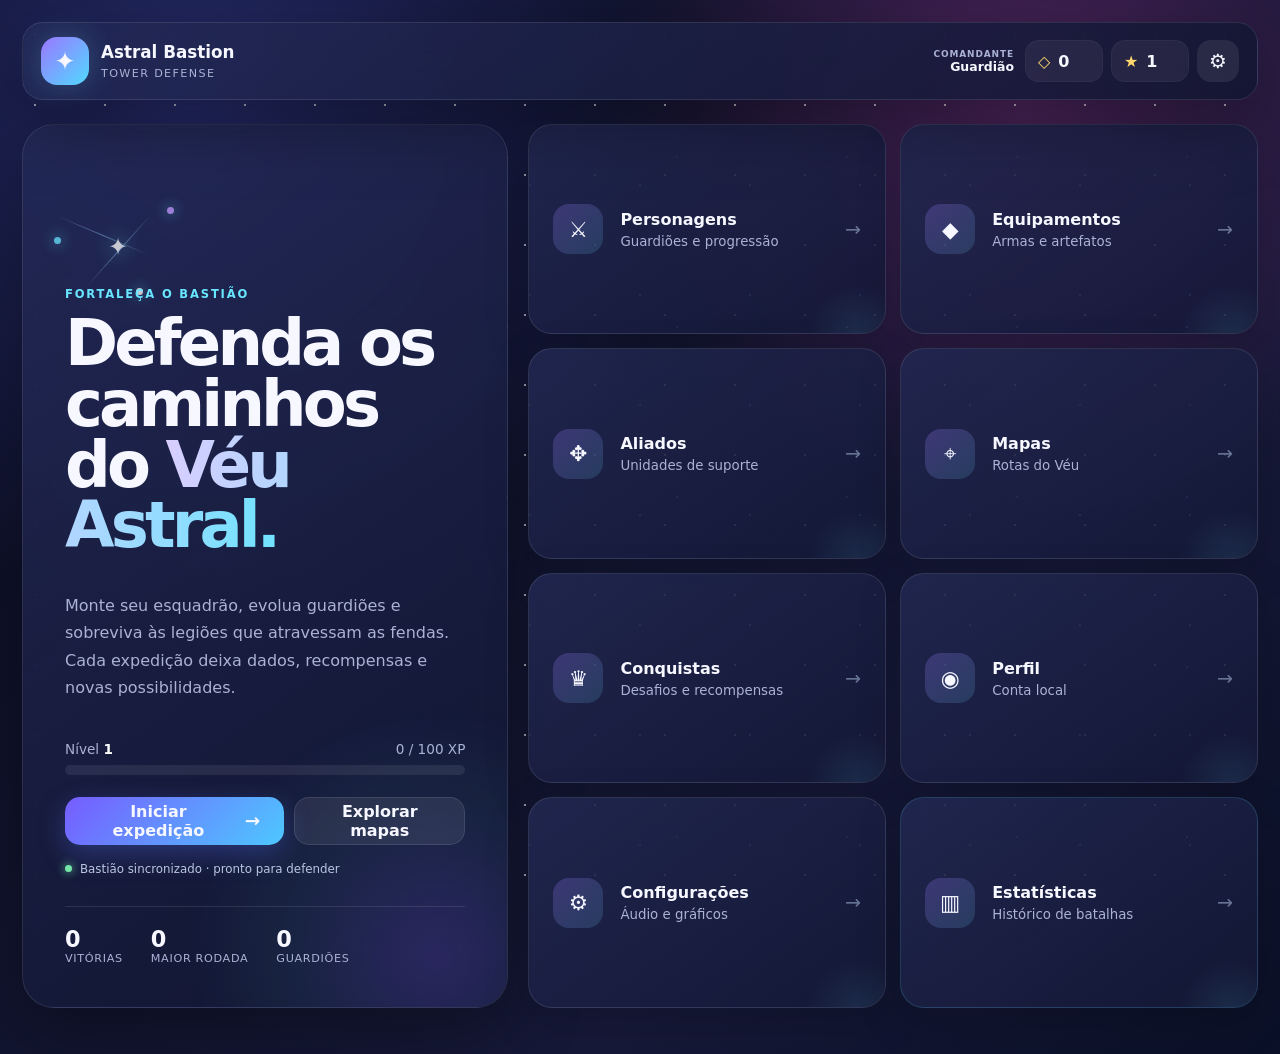
<file: index.html>
<!DOCTYPE html>
<html lang="pt-BR">
<head>
  <meta charset="UTF-8">
  <meta name="viewport" content="width=device-width, initial-scale=1.0, viewport-fit=cover">
  <meta name="theme-color" content="#13162f">
  <title>Astral Bastion TD</title>
  <link rel="stylesheet" href="./css/global.css">
  <link rel="stylesheet" href="./css/menu.css">
  <link rel="stylesheet" href="./css/fixes.css">
  <link rel="stylesheet" href="./css/animations.css">
  <link rel="stylesheet" href="./css/responsive.css">
</head>
<body class="menu-body">
  <div class="stars" aria-hidden="true"></div>
  <header class="topbar glass">
    <div class="brand">
      <div class="brand-mark">✦</div>
      <div>
        <h1>Astral Bastion</h1>
        <span>Tower Defense</span>
      </div>
    </div>
    <div class="profile-strip">
      <div class="profile-identity"><span>COMANDANTE</span><b id="profileNameTop">Guardião</b></div>
      <div class="resource" title="Moedas"><span>◇</span><strong id="coinsValue">0</strong></div>
      <div class="resource" title="Nível de conta"><span>★</span><strong id="levelValue">1</strong></div>
      <button class="icon-btn" id="settingsQuick" aria-label="Configurações">⚙</button>
    </div>
  </header>

  <main class="menu-shell">
    <section class="hero-panel glass">
      <div class="hero-constellation" aria-hidden="true"><i></i><i></i><i></i><span>✦</span></div>
      <div class="eyebrow">FORTALEÇA O BASTIÃO</div>
      <h2>Defenda os caminhos do <em>Véu Astral.</em></h2>
      <p>Monte seu esquadrão, evolua guardiões e sobreviva às legiões que atravessam as fendas. Cada expedição deixa dados, recompensas e novas possibilidades.</p>
      <div class="account-progress">
        <div class="progress-copy"><span>Nível <b id="accountLevel">1</b></span><span id="xpLabel">0 / 100 XP</span></div>
        <div class="progress-track"><div class="progress-fill" id="xpFill"></div></div>
      </div>
      <div class="hero-actions">
        <button class="primary-btn pulse-soft" id="playBtn"><span>Iniciar expedição</span><b>→</b></button>
        <button class="secondary-btn" data-screen="maps">Explorar mapas</button>
      </div>
      <div class="mission-status"><span class="signal-dot"></span><span id="missionStatus">Bastião sincronizado · pronto para defender</span></div>
      <div class="mini-stats">
        <div><strong id="winsStat">0</strong><span>Vitórias</span></div>
        <div><strong id="bestWaveStat">0</strong><span>Maior rodada</span></div>
        <div><strong id="unlockedStat">0</strong><span>Guardiões</span></div>
      </div>
    </section>

    <section class="nav-grid" id="navGrid">
      <button class="menu-card" data-screen="characters"><span class="menu-icon">⚔</span><b>Personagens</b><small>Guardiões e progressão</small><i>→</i></button>
      <button class="menu-card" data-screen="equipment"><span class="menu-icon">◆</span><b>Equipamentos</b><small>Armas e artefatos</small><i>→</i></button>
      <button class="menu-card" data-screen="allies"><span class="menu-icon">✥</span><b>Aliados</b><small>Unidades de suporte</small><i>→</i></button>
      <button class="menu-card" data-screen="maps"><span class="menu-icon">⌖</span><b>Mapas</b><small>Rotas do Véu</small><i>→</i></button>
      <button class="menu-card" data-screen="achievements"><span class="menu-icon">♛</span><b>Conquistas</b><small>Desafios e recompensas</small><i>→</i></button>
      <button class="menu-card" data-screen="profile"><span class="menu-icon">◉</span><b>Perfil</b><small>Conta local</small><i>→</i></button>
      <button class="menu-card" data-screen="settings"><span class="menu-icon">⚙</span><b>Configurações</b><small>Áudio e gráficos</small><i>→</i></button>
      <button class="menu-card stats-card" data-screen="stats"><span class="menu-icon">▥</span><b>Estatísticas</b><small>Histórico de batalhas</small><i>→</i></button>
    </section>
  </main>

  <dialog id="screenDialog" class="screen-dialog glass">
    <div class="dialog-head"><div><span class="eyebrow" id="dialogEyebrow"></span><h2 id="dialogTitle"></h2></div><button class="icon-btn" id="closeDialog" aria-label="Fechar">×</button></div>
    <div id="dialogContent" class="dialog-content"></div>
  </dialog>

  <dialog id="playDialog" class="screen-dialog compact glass">
    <div class="dialog-head"><div><span class="eyebrow">PREPARAR EXPEDIÇÃO</span><h2>Escolha as regras</h2></div><button class="icon-btn" id="closePlay" aria-label="Fechar">×</button></div>
    <div class="setup-grid">
      <label>Mapa<select id="mapSelect"></select></label>
      <label>Dificuldade<select id="difficultySelect"><option value="easy">Fácil</option><option value="normal" selected>Normal</option><option value="hard">Difícil</option><option value="extreme">Extremo</option></select></label>
      <label>Modo<select id="modeSelect"><option value="normal">Normal — 100 rodadas</option><option value="endless">Infinito</option><option value="challenge">Desafio</option></select></label>
    </div>
    <div class="challenge-note" id="challengeNote">No modo normal, vença 100 rodadas para completar a expedição.</div>
    <button class="primary-btn wide" id="startGameBtn">Entrar no mapa <b>→</b></button>
  </dialog>

  <script type="module" src="./js/main.js"></script>
</body>
</html>
</file>
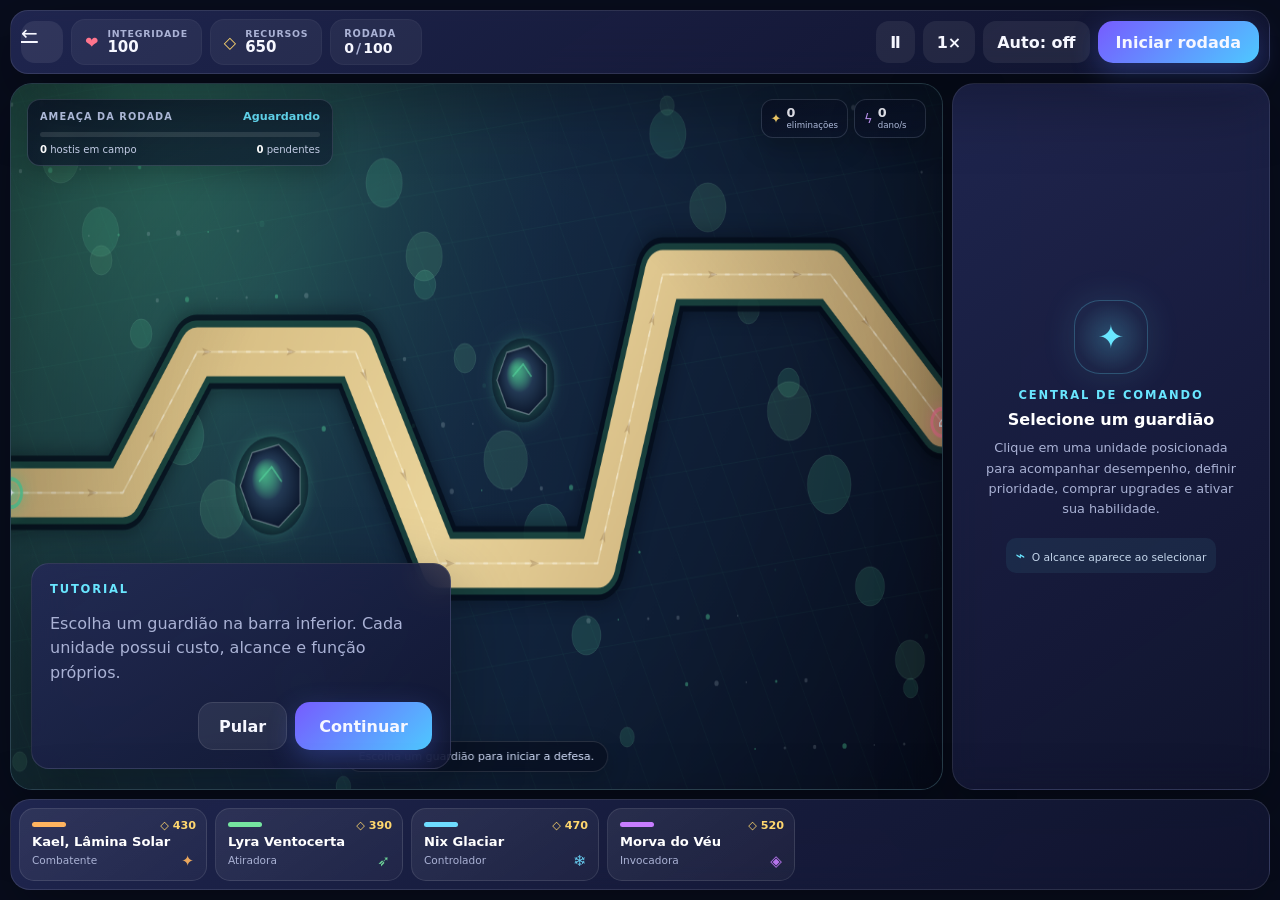
<file: game.html>
<!DOCTYPE html>
<html lang="pt-BR">
<head>
  <meta charset="UTF-8">
  <meta name="viewport" content="width=device-width, initial-scale=1.0, viewport-fit=cover">
  <meta name="theme-color" content="#101326">
  <title>Batalha — Astral Bastion TD</title>
  <link rel="stylesheet" href="./css/global.css">
  <link rel="stylesheet" href="./css/game.css">
  <link rel="stylesheet" href="./css/animations.css">
  <link rel="stylesheet" href="./css/responsive.css">
</head>
<body class="game-body">
  <div class="game-app">
    <header class="battle-hud glass">
      <a href="./index.html" class="icon-btn hud-back" aria-label="Voltar ao menu" title="Menu">←</a>
      <div class="hud-stat vital"><span aria-hidden="true">❤</span><div><small>Integridade</small><b id="livesHud">100</b></div></div>
      <div class="hud-stat wealth"><span aria-hidden="true">◇</span><div><small>Recursos</small><b id="moneyHud">650</b></div></div>
      <div class="hud-stat wave"><span>Rodada</span><b><span id="waveHud">0</span><i>/</i><span id="waveMaxHud">100</span></b></div>
      <div class="hud-spacer"></div>
      <button class="hud-button" id="pauseBtn" aria-label="Pausar batalha" title="Pausar">Ⅱ</button>
      <button class="hud-button" id="speedBtn" aria-label="Velocidade da batalha" title="Velocidade">1×</button>
      <button class="hud-button auto" id="autoBtn" title="Iniciar rodadas automaticamente">Auto: off</button>
      <button class="primary-btn hud-start" id="startWaveBtn">Iniciar rodada</button>
    </header>

    <main class="battle-layout">
      <section class="canvas-stage" id="canvasStage" aria-label="Campo de batalha">
        <canvas id="gameCanvas" width="1280" height="720"></canvas>
        <div class="battle-intel" aria-live="polite">
          <div class="intel-card threat-card">
            <div class="intel-label"><span>AMEAÇA DA RODADA</span><b id="waveThreatText">Aguardando</b></div>
            <div class="wave-progress"><div id="waveProgressFill"></div></div>
            <div class="intel-meta"><span><b id="enemiesAlive">0</b> hostis em campo</span><span><b id="enemiesRemaining">0</b> pendentes</span></div>
          </div>
          <div class="intel-stack">
            <div class="intel-chip"><span>✦</span><b id="killsHud">0</b><small>eliminações</small></div>
            <div class="intel-chip"><span>ϟ</span><b id="dpsHud">0</b><small>dano/s</small></div>
          </div>
        </div>
        <div class="battle-hint" id="battleHint">Escolha um guardião para iniciar a defesa.</div>
        <div id="toastLayer" class="toast-layer"></div>
        <div id="tutorialBox" class="tutorial-box glass hidden">
          <span class="eyebrow">TUTORIAL</span>
          <p id="tutorialText"></p>
          <div><button class="secondary-btn" id="skipTutorial">Pular</button><button class="primary-btn" id="nextTutorial">Continuar</button></div>
        </div>
        <div id="resultOverlay" class="result-overlay hidden">
          <div class="result-card glass"><span class="result-icon" id="resultIcon">✦</span><span class="eyebrow" id="resultEyebrow">RELATÓRIO DA EXPEDIÇÃO</span><h2 id="resultTitle">Vitória</h2><p id="resultSummary"></p><div class="result-highlight" id="resultHighlight"></div><div class="result-stats" id="resultStats"></div><div class="result-actions"><button class="secondary-btn" id="retryBtn">Tentar novamente</button><a class="primary-btn link-btn" href="./index.html">Menu principal</a></div></div>
        </div>
      </section>

      <aside class="tower-panel glass" id="towerPanel">
        <div class="empty-selection" id="emptySelection"><div class="orb">✦</div><span class="eyebrow">CENTRAL DE COMANDO</span><b>Selecione um guardião</b><p>Clique em uma unidade posicionada para acompanhar desempenho, definir prioridade, comprar upgrades e ativar sua habilidade.</p><div class="selection-tip"><span>⌁</span> O alcance aparece ao selecionar</div></div>
        <div id="towerDetails" class="hidden"></div>
      </aside>
    </main>

    <footer class="hero-dock glass" id="heroDock" aria-label="Guardiões disponíveis"></footer>
  </div>
  <script type="module" src="./js/game.js"></script>
</body>
</html>
</file>
<file: css/global.css>
:root{--bg:#0c1024;--bg2:#171a38;--panel:rgba(25,29,61,.82);--panel2:#202653;--text:#f6f7ff;--muted:#aab2d5;--cyan:#69e6ff;--violet:#9f78ff;--pink:#ff79b8;--gold:#ffd76e;--green:#73e6a8;--red:#ff758d;--border:rgba(255,255,255,.1);--shadow:0 22px 70px rgba(0,0,0,.35);--radius:24px}
*{box-sizing:border-box}html,body{margin:0;min-height:100%;font-family:Inter,ui-rounded,"Segoe UI",system-ui,sans-serif;color:var(--text);background:radial-gradient(circle at 15% 10%,#252a68 0,transparent 35%),radial-gradient(circle at 80% 10%,#4a2358 0,transparent 30%),linear-gradient(135deg,#090d20,#161938 70%,#0a1027);overflow-x:hidden}button,select,input{font:inherit}button,a{touch-action:manipulation}.glass{background:linear-gradient(145deg,rgba(35,41,86,.88),rgba(17,21,48,.84));border:1px solid var(--border);box-shadow:var(--shadow);backdrop-filter:blur(16px)}.eyebrow{display:block;color:var(--cyan);font-size:.72rem;font-weight:900;letter-spacing:.16em;text-transform:uppercase}.primary-btn,.secondary-btn,.hud-button,.icon-btn{border:0;color:var(--text);cursor:pointer;transition:.2s transform,.2s filter,.2s background}.primary-btn{display:inline-flex;align-items:center;justify-content:center;min-height:48px;padding:0 24px;border-radius:15px;background:linear-gradient(135deg,#765cff,#4ec8ff);box-shadow:0 9px 28px rgba(89,118,255,.3);font-weight:900}.primary-btn:hover,.secondary-btn:hover,.hud-button:hover,.icon-btn:hover{transform:translateY(-2px);filter:brightness(1.08)}.secondary-btn{min-height:46px;padding:0 20px;border-radius:15px;background:rgba(255,255,255,.08);border:1px solid var(--border);font-weight:800}.wide{width:100%}.icon-btn{width:42px;height:42px;border-radius:14px;background:rgba(255,255,255,.08);font-size:1.25rem}.hidden{display:none!important}.link-btn{text-decoration:none}.tag{display:inline-flex;padding:5px 9px;border-radius:999px;background:rgba(105,230,255,.1);border:1px solid rgba(105,230,255,.2);color:var(--cyan);font-size:.72rem;font-weight:800}.progress-track{width:100%;height:10px;border-radius:999px;background:rgba(255,255,255,.08);overflow:hidden}.progress-fill{height:100%;width:0;background:linear-gradient(90deg,var(--violet),var(--cyan));border-radius:inherit}.rarity-common{color:#d5daea}.rarity-uncommon{color:#79e6a5}.rarity-rare{color:#6dbdff}.rarity-epic{color:#bd7cff}.rarity-legendary{color:#ffd56a}.rarity-mythic{color:#ff82c2}dialog::backdrop{background:rgba(4,7,20,.78);backdrop-filter:blur(7px)}
</file>
<file: css/menu.css>
.menu-body{padding:22px}.stars{position:fixed;inset:0;pointer-events:none;opacity:.6;background-image:radial-gradient(#fff 1px,transparent 1px),radial-gradient(#8fdcff 1px,transparent 1px),radial-gradient(#bd9aff 1px,transparent 1px);background-size:70px 70px,110px 110px,170px 170px;background-position:0 0,35px 20px,82px 72px}.topbar{position:relative;z-index:2;max-width:1280px;margin:0 auto;padding:14px 18px;border-radius:21px;display:flex;align-items:center;justify-content:space-between}.brand{display:flex;align-items:center;gap:12px}.brand-mark{width:48px;height:48px;border-radius:16px;background:linear-gradient(135deg,#9a77ff,#51daff);display:grid;place-items:center;font-size:1.6rem;box-shadow:0 0 28px rgba(99,201,255,.25)}.brand h1{font-size:1.05rem;margin:0}.brand span{font-size:.7rem;color:var(--muted);letter-spacing:.12em;text-transform:uppercase}.profile-strip{display:flex;align-items:center;gap:8px}.profile-identity{display:grid;text-align:right;margin-right:3px}.profile-identity span{font-size:.56rem;font-weight:900;letter-spacing:.1em;color:var(--muted)}.profile-identity b{font-size:.78rem;max-width:120px;overflow:hidden;text-overflow:ellipsis;white-space:nowrap}.resource{height:42px;min-width:78px;padding:0 12px;border-radius:14px;display:flex;align-items:center;gap:8px;background:rgba(255,255,255,.06);border:1px solid rgba(255,255,255,.035)}.resource span{color:var(--gold)}.menu-shell{position:relative;z-index:1;max-width:1280px;margin:24px auto;display:grid;grid-template-columns:minmax(380px,.9fr) 1.35fr;gap:20px}.hero-panel{min-height:600px;padding:42px;border-radius:32px;display:flex;flex-direction:column;justify-content:center;overflow:hidden;position:relative}.hero-panel:before{content:"";position:absolute;width:520px;height:520px;right:-190px;bottom:-210px;border-radius:50%;background:radial-gradient(circle,rgba(125,103,255,.22),rgba(105,230,255,.05) 43%,transparent 68%);filter:blur(2px)}.hero-panel h2{font-size:clamp(2.4rem,5vw,4.8rem);line-height:.95;letter-spacing:-.06em;margin:12px 0 20px;max-width:720px}.hero-panel h2 em{font-style:normal;background:linear-gradient(90deg,#d8ceff,#71e3ff);background-clip:text;-webkit-background-clip:text;color:transparent}.hero-panel p{color:var(--muted);line-height:1.7;max-width:560px;font-size:1rem}.hero-constellation{position:absolute;right:24px;top:20px;width:150px;height:120px;opacity:.75}.hero-constellation:before,.hero-constellation:after{content:"";position:absolute;width:100px;height:1px;background:linear-gradient(90deg,transparent,rgba(158,215,255,.55),transparent);transform:rotate(23deg);left:12px;top:48px}.hero-constellation:after{transform:rotate(-48deg);top:63px;left:28px}.hero-constellation i{position:absolute;width:7px;height:7px;border-radius:50%;background:var(--cyan);box-shadow:0 0 14px var(--cyan)}.hero-constellation i:nth-child(1){left:13px;top:50px}.hero-constellation i:nth-child(2){right:17px;top:20px;background:#c59cff}.hero-constellation i:nth-child(3){right:48px;bottom:12px;background:#fff}.hero-constellation span{position:absolute;left:67px;top:46px;color:#fff;font-size:1.5rem;text-shadow:0 0 20px var(--cyan)}.account-progress{max-width:520px;margin-top:24px}.progress-copy{display:flex;justify-content:space-between;color:var(--muted);font-size:.85rem;margin-bottom:8px}.progress-copy b{color:#fff}.hero-actions{display:flex;gap:10px;margin-top:22px}.hero-actions .primary-btn{gap:17px}.hero-actions .primary-btn b{font-size:1.15rem}.mission-status{margin-top:17px;display:flex;align-items:center;gap:8px;color:#bac7e3;font-size:.74rem}.signal-dot{width:7px;height:7px;border-radius:50%;background:var(--green);box-shadow:0 0 10px var(--green);flex:none}.mini-stats{display:flex;gap:28px;margin-top:30px;padding-top:19px;border-top:1px solid rgba(255,255,255,.1);max-width:510px}.mini-stats div{display:flex;flex-direction:column}.mini-stats strong{font-size:1.4rem}.mini-stats span{font-size:.7rem;color:var(--muted);text-transform:uppercase;letter-spacing:.06em}.nav-grid{display:grid;grid-template-columns:repeat(2,minmax(0,1fr));gap:14px}.menu-card{text-align:left;min-height:140px;padding:24px;border-radius:24px;border:1px solid var(--border);background:linear-gradient(145deg,rgba(33,39,80,.9),rgba(20,24,54,.86));box-shadow:0 14px 45px rgba(0,0,0,.18);color:var(--text);cursor:pointer;display:grid;grid-template-columns:52px 1fr auto;grid-template-rows:auto auto;column-gap:15px;align-content:center;position:relative;overflow:hidden;transition:.23s transform,.23s border,.23s background}.menu-card:before{content:"";position:absolute;inset:auto -30px -60px auto;width:110px;height:110px;border-radius:50%;background:radial-gradient(circle,rgba(105,230,255,.1),transparent 68%)}.menu-card:hover{transform:translateY(-5px);border-color:rgba(105,230,255,.35);background:linear-gradient(145deg,rgba(44,52,105,.95),rgba(28,32,68,.9))}.menu-icon{grid-row:1/3;width:50px;height:50px;border-radius:16px;display:grid;place-items:center;background:linear-gradient(135deg,rgba(159,120,255,.25),rgba(105,230,255,.14));font-size:1.35rem}.menu-card b{align-self:end}.menu-card small{color:var(--muted);margin-top:5px}.menu-card>i{grid-column:3;grid-row:1/3;align-self:center;color:rgba(205,228,255,.45);font-style:normal;font-size:1.2rem}.stats-card{border-color:rgba(105,230,255,.16)}.screen-dialog{width:min(1030px,calc(100% - 24px));max-height:min(850px,90vh);border-radius:28px;padding:0;color:var(--text);overflow:hidden}.screen-dialog.compact{width:min(600px,calc(100% - 24px))}.dialog-head{padding:22px 24px;border-bottom:1px solid var(--border);display:flex;align-items:center;justify-content:space-between}.dialog-head h2{margin:4px 0 0}.dialog-content{padding:24px;overflow:auto;max-height:70vh}.content-grid{display:grid;grid-template-columns:repeat(2,minmax(0,1fr));gap:12px}.content-card{padding:18px;border-radius:18px;background:rgba(255,255,255,.055);border:1px solid var(--border)}.content-card.locked{opacity:.52}.content-card h3{margin:7px 0}.content-card p,.content-card small{color:var(--muted);line-height:1.5}.content-card .row,.card-top{display:flex;justify-content:space-between;gap:12px;align-items:center}.guardian-card{position:relative;overflow:hidden}.guardian-card:after{content:"";position:absolute;width:130px;height:130px;border-radius:50%;right:-55px;bottom:-70px;background:radial-gradient(circle,var(--hero-color,rgba(105,230,255,.12)),transparent 70%);opacity:.14}.hero-dot{display:inline-block;width:11px;height:11px;border-radius:50%;background:var(--hero-color);box-shadow:0 0 12px var(--hero-color)}.guardian-numbers{display:grid;grid-template-columns:repeat(3,1fr);gap:5px;margin:12px 0}.guardian-numbers span{font-size:.59rem;text-transform:uppercase;letter-spacing:.04em;color:var(--muted)}.guardian-numbers b{display:block;color:#fff;font-size:.8rem;margin-bottom:2px}.equipment-intro{display:grid;grid-template-columns:minmax(170px,.65fr) 1fr;align-items:center;gap:18px;margin-bottom:12px}.equipment-intro p{margin:0}.item-card{min-height:170px;display:flex;flex-direction:column}.item-card .secondary-btn{margin-top:auto;align-self:flex-start}.equipped-pill{font-size:.62rem;padding:4px 7px;border-radius:99px;background:rgba(115,230,168,.12);color:var(--green);border:1px solid rgba(115,230,168,.24);font-weight:900}.map-card{overflow:hidden}.map-swatch{height:74px;margin:-18px -18px 14px;border-radius:18px 18px 12px 12px;background:radial-gradient(circle at 20% 25%,var(--map-accent),transparent 25%),linear-gradient(135deg,var(--map-bg),#111c38);position:relative;overflow:hidden}.map-swatch:before{content:"";position:absolute;left:-8%;top:44%;width:116%;height:15px;transform:rotate(-8deg);border-radius:20px;background:rgba(232,203,135,.74);box-shadow:0 0 0 8px rgba(4,14,28,.25)}.map-swatch i{position:absolute;left:44%;top:-20%;height:150%;width:20px;border-radius:20px;background:rgba(232,203,135,.74);transform:rotate(35deg);box-shadow:0 0 0 8px rgba(4,14,28,.25)}.map-swatch span{position:absolute;right:12px;top:10px;color:#fff;text-shadow:0 0 14px #fff}.difficulty-pips{font-size:.7rem;letter-spacing:1px;color:var(--gold)}.tiny-progress{height:5px;background:rgba(255,255,255,.1);border-radius:10px;overflow:hidden;margin-top:13px}.tiny-progress i{display:block;height:100%;border-radius:inherit;background:linear-gradient(90deg,var(--violet),var(--cyan))}.setup-grid{display:grid;gap:14px;padding:24px}.setup-grid label{display:grid;gap:7px;color:var(--muted);font-size:.85rem}.setup-grid select,.dialog-content input,.dialog-content select{width:100%;background:#12162f;color:#fff;border:1px solid var(--border);border-radius:14px;padding:13px}.challenge-note{margin:0 24px 20px;padding:13px 15px;border-radius:15px;background:rgba(105,230,255,.07);color:var(--muted);line-height:1.5}.screen-dialog.compact>.primary-btn{margin:0 24px 24px;width:calc(100% - 48px);gap:14px}.setting-row{display:flex;align-items:center;justify-content:space-between;gap:20px;padding:14px 0;border-bottom:1px solid var(--border)}.setting-row input[type=range]{width:220px}.danger-btn{border:1px solid rgba(255,117,141,.35);background:rgba(255,117,141,.1);color:#ff9bac;border-radius:14px;padding:11px 15px;font-weight:800;cursor:pointer}.profile-card{max-width:570px;text-align:center;margin:auto;padding:28px}.profile-card label{text-align:left;display:grid;gap:8px;color:var(--muted);font-size:.8rem}.profile-card p{margin:13px auto 18px}.profile-orb{display:grid;place-items:center;margin:0 auto 15px;width:70px;height:70px;border-radius:24px;background:radial-gradient(circle,rgba(105,230,255,.27),rgba(159,120,255,.12));border:1px solid rgba(105,230,255,.25);color:var(--cyan);font-size:2rem}.stat-dashboard{display:grid;gap:13px}.stats-hero-card{display:grid;grid-template-columns:1fr auto;align-items:center;gap:20px;padding:22px;border-radius:20px;background:radial-gradient(circle at 90% 50%,rgba(105,230,255,.16),transparent 29%),linear-gradient(125deg,rgba(69,69,132,.46),rgba(24,30,65,.65));border:1px solid rgba(126,203,255,.18)}.stats-hero-card h3{font-size:1.28rem;margin:7px 0}.stats-hero-card p{max-width:600px;margin:0;color:var(--muted);line-height:1.5}.win-gauge{--gauge:0%;width:91px;height:91px;border-radius:50%;background:radial-gradient(closest-side,#1b2147 76%,transparent 77% 99%),conic-gradient(var(--cyan) var(--gauge),rgba(255,255,255,.1) 0);display:grid;place-content:center;text-align:center;box-shadow:0 0 24px rgba(105,230,255,.13)}.win-gauge b{font-size:1.06rem}.win-gauge span{font-size:.57rem;color:var(--muted);text-transform:uppercase}.metrics-grid{display:grid;grid-template-columns:repeat(3,1fr);gap:9px}.metric-card{min-height:103px;padding:15px;border-radius:16px;background:rgba(255,255,255,.05);border:1px solid var(--border);display:flex;flex-direction:column;justify-content:center}.metric-card span{font-size:.62rem;color:var(--muted);font-weight:900;text-transform:uppercase;letter-spacing:.06em}.metric-card b{font-size:1.22rem;margin:5px 0 2px}.metric-card small{font-size:.64rem;color:#c1cde8}.analytics-board,.history-panel{padding:19px;border-radius:19px;background:rgba(255,255,255,.04);border:1px solid var(--border)}.analytics-head{display:flex;align-items:end;justify-content:space-between;gap:15px}.analytics-head h3{margin:4px 0 0}.analytics-head>span{font-size:.68rem;color:var(--muted);text-align:right}.battle-chart{height:165px;display:flex;align-items:end;gap:12px;padding:19px 3px 0;border-bottom:1px solid rgba(255,255,255,.1)}.chart-column{height:100%;flex:1;min-width:22px;display:flex;flex-direction:column;justify-content:end;align-items:center;gap:5px}.chart-column b{font-size:.66rem;color:#d9e5ff}.chart-column i{display:block;max-width:42px;width:100%;min-height:5px;border-radius:7px 7px 2px 2px;background:linear-gradient(0deg,#6282ff,#69e6ff);box-shadow:0 0 15px rgba(105,230,255,.19)}.chart-column i.loss{background:linear-gradient(0deg,#b55876,#ff8aa0);box-shadow:0 0 15px rgba(255,117,141,.16)}.chart-column small{font-size:.58rem;color:var(--muted)}.empty-analytics{height:130px;display:grid;place-items:center;text-align:center;color:var(--muted)}.empty-analytics span{font-size:1.4rem;color:var(--cyan);margin-bottom:-13px}.empty-analytics p{font-size:.77rem}.history-list{display:grid;gap:6px;margin-top:13px}.history-row{padding:10px 0;display:grid;grid-template-columns:33px 1fr auto;gap:10px;align-items:center;border-bottom:1px solid rgba(255,255,255,.08)}.history-row:last-child{border-bottom:0}.history-result{width:28px;height:28px;display:grid;place-items:center;border-radius:9px;font-weight:900}.history-result.win{color:var(--gold);background:rgba(255,215,110,.12)}.history-result.loss{color:var(--red);background:rgba(255,117,141,.12)}.history-row b{font-size:.78rem}.history-row small{display:block;color:var(--muted);font-size:.63rem;margin-top:3px}.history-numbers{display:flex;gap:12px;font-size:.63rem;color:var(--muted);text-align:right}.history-numbers span{display:grid}.history-numbers b{font-size:.72rem;color:#fff}
</file>
<file: css/fixes.css>
.hero-panel::after{pointer-events:none}
.hero-panel>*{position:relative;z-index:1}
</file>
<file: css/animations.css>
@keyframes pulseSoft{0%,100%{box-shadow:0 9px 28px rgba(89,118,255,.3)}50%{box-shadow:0 9px 40px rgba(89,185,255,.55)}}@keyframes toastIn{from{opacity:0;transform:translateY(-8px)}to{opacity:1;transform:none}}@keyframes fadeUp{from{opacity:0;transform:translateY(12px)}to{opacity:1;transform:none}}.pulse-soft{animation:pulseSoft 2.4s ease-in-out infinite}.menu-card,.hero-panel{animation:fadeUp .5s ease both}.menu-card:nth-child(2){animation-delay:.04s}.menu-card:nth-child(3){animation-delay:.08s}.menu-card:nth-child(4){animation-delay:.12s}.menu-card:nth-child(5){animation-delay:.16s}.menu-card:nth-child(6){animation-delay:.2s}.menu-card:nth-child(7){animation-delay:.24s}.menu-card:nth-child(8){animation-delay:.28s}
</file>
<file: css/responsive.css>
@media(max-width:900px){.menu-shell{grid-template-columns:1fr}.hero-panel{min-height:460px}.battle-layout{grid-template-columns:1fr}.tower-panel{position:absolute;right:12px;top:84px;bottom:104px;width:min(340px,calc(100% - 24px));z-index:18;transform:translateX(calc(100% + 20px));transition:.25s transform}.tower-panel.mobile-open{transform:none}.canvas-stage{grid-column:1}.hud-stat{min-width:auto}.hud-stat.wave{min-width:70px}.hud-button.auto{display:none}.result-stats{grid-template-columns:repeat(4,1fr)}.battle-intel{top:13px}.stats-hero-card{grid-template-columns:1fr auto}.metrics-grid{grid-template-columns:repeat(3,1fr)}}
@media(max-width:640px){.menu-body{padding:10px}.topbar{padding:10px}.brand-mark{width:40px;height:40px}.brand h1{font-size:.92rem}.profile-identity{display:none}.resource{min-width:62px;padding:0 8px}.menu-shell{margin:12px auto}.hero-panel{padding:26px;min-height:445px}.hero-panel h2{font-size:2.65rem}.hero-constellation{transform:scale(.72);transform-origin:top right;right:6px}.mini-stats{gap:18px}.nav-grid{gap:8px}.menu-card{min-height:118px;padding:14px;grid-template-columns:42px 1fr auto;column-gap:10px;border-radius:19px}.menu-icon{width:40px;height:40px}.menu-card small{font-size:.64rem}.menu-card>i{font-size:1rem}.content-grid{grid-template-columns:1fr}.equipment-intro{grid-template-columns:1fr}.game-app{padding:5px;gap:5px}.battle-hud{min-height:54px;border-radius:15px;padding:5px;gap:4px}.hud-back{width:36px;height:36px}.hud-stat{height:38px;padding:0 8px;font-size:.8rem}.hud-stat small{display:none}.hud-stat.wave{font-size:.75rem}.hud-spacer{display:none}.hud-button{height:38px;padding:0 9px}.hud-start{margin-left:auto;min-height:38px;padding:0 11px;font-size:.72rem}.hero-dock{min-height:78px}.hero-card{min-width:136px;padding:9px}.hero-card b{font-size:.75rem}.hero-card small{font-size:.59rem}.hero-card .cost{font-size:.64rem}.hero-sigil{font-size:.79rem!important}.tower-panel{top:68px;bottom:88px}.battle-intel{left:9px;right:9px;top:9px}.threat-card{width:calc(100% - 139px);padding:8px 9px}.intel-label span{font-size:.52rem}.intel-label b{font-size:.58rem}.intel-meta{font-size:.56rem}.intel-stack{gap:4px}.intel-chip{min-width:63px;padding:6px}.intel-chip small{font-size:.48rem}.battle-hint{bottom:10px;font-size:.58rem;padding:6px 10px}.toast-layer{top:75px}.result-card{padding:20px}.result-card h2{font-size:1.85rem}.result-stats{grid-template-columns:repeat(4,1fr);gap:5px}.result-stats div{padding:8px 3px}.result-stats span{font-size:.5rem}.result-stats b{font-size:.73rem}.result-actions{flex-direction:column}.screen-dialog{border-radius:20px}.dialog-content{padding:15px}.setting-row{align-items:flex-start;flex-direction:column}.setting-row input[type=range]{width:100%}.stats-hero-card{grid-template-columns:1fr;padding:17px}.win-gauge{width:75px;height:75px;justify-self:start}.metrics-grid{grid-template-columns:repeat(2,1fr)}.metric-card{min-height:88px;padding:12px}.history-row{grid-template-columns:30px 1fr}.history-numbers{grid-column:2;justify-content:flex-start;text-align:left}.analytics-head{align-items:flex-start;flex-direction:column}.analytics-head>span{text-align:left}.battle-chart{gap:7px}.chart-column b{font-size:.58rem}}
@media(max-width:390px){.hud-stat.wealth{display:none}.hud-start{padding:0 8px}.battle-hint{display:none}.hero-actions{flex-direction:column}.hero-actions>*{width:100%}}
</file>
<file: css/game.css>
.game-body{overflow:hidden;background:#080d1d}.game-app{height:100dvh;padding:10px;display:grid;grid-template-rows:auto minmax(0,1fr) auto;gap:9px}.battle-hud{min-height:64px;border-radius:18px;padding:8px 10px;display:flex;align-items:center;gap:8px;z-index:15}.hud-stat{height:46px;padding:0 13px;border-radius:14px;background:rgba(255,255,255,.055);display:flex;align-items:center;gap:9px;min-width:104px;border:1px solid rgba(255,255,255,.035)}.hud-stat>span{font-size:1rem;color:var(--red)}.hud-stat.wealth>span{color:var(--gold)}.hud-stat small{display:block;color:var(--muted);font-size:.59rem;font-weight:800;letter-spacing:.08em;text-transform:uppercase}.hud-stat b{display:block;font-size:.94rem;line-height:1.1}.hud-stat.wave{min-width:92px;display:flex;flex-direction:column;gap:2px;justify-content:center;align-items:flex-start}.hud-stat.wave>span{font-size:.61rem;font-weight:800;letter-spacing:.08em;text-transform:uppercase;color:var(--muted)}.hud-stat.wave b{font-size:.88rem}.hud-stat.wave i{font-style:normal;color:var(--muted);padding:0 2px}.hud-spacer{flex:1}.hud-button{height:42px;padding:0 14px;border-radius:13px;background:rgba(255,255,255,.07);font-weight:900}.hud-button.active{background:rgba(105,230,255,.17);box-shadow:inset 0 0 0 1px rgba(105,230,255,.25)}.hud-start{min-height:42px;padding-inline:18px}.hud-start:disabled{opacity:.6;cursor:not-allowed;filter:saturate(.4)}.battle-layout{min-height:0;display:grid;grid-template-columns:minmax(0,1fr) 318px;gap:9px}.canvas-stage{position:relative;min-height:0;border-radius:22px;overflow:hidden;background:#142f3e;box-shadow:var(--shadow);border:1px solid var(--border);isolation:isolate}.canvas-stage:after{content:"";position:absolute;inset:0;z-index:2;pointer-events:none;background:radial-gradient(circle at center,transparent 42%,rgba(3,8,22,.26) 100%);mix-blend-mode:multiply}#gameCanvas{position:absolute;inset:0;display:block;width:100%;height:100%;touch-action:none;cursor:crosshair}.battle-intel{position:absolute;z-index:4;left:16px;right:16px;top:15px;display:flex;align-items:flex-start;justify-content:space-between;gap:12px;pointer-events:none}.intel-card,.intel-chip{background:linear-gradient(145deg,rgba(10,17,38,.78),rgba(12,20,43,.57));border:1px solid rgba(204,231,255,.17);box-shadow:0 10px 26px rgba(0,0,0,.2);backdrop-filter:blur(9px)}.threat-card{width:min(306px,55%);padding:10px 12px;border-radius:13px}.intel-label{display:flex;justify-content:space-between;align-items:baseline;gap:8px}.intel-label span{font-size:.61rem;letter-spacing:.11em;font-weight:900;color:#bdcaec}.intel-label b{font-size:.7rem;color:var(--cyan);white-space:nowrap}.wave-progress{height:5px;border-radius:9px;background:rgba(255,255,255,.11);overflow:hidden;margin:9px 0 7px}.wave-progress>div{height:100%;width:0;border-radius:inherit;background:linear-gradient(90deg,var(--cyan),#9882ff);box-shadow:0 0 12px rgba(105,230,255,.8);transition:width .25s ease}.intel-meta{display:flex;justify-content:space-between;gap:8px;font-size:.63rem;color:#c7d0ea}.intel-meta b{color:#fff}.intel-stack{display:flex;gap:6px}.intel-chip{min-width:72px;padding:7px 9px;border-radius:12px;display:grid;grid-template-columns:auto 1fr;column-gap:5px;align-items:center}.intel-chip span{grid-row:1/3;color:var(--gold);font-size:.82rem}.intel-chip:nth-child(2) span{color:#c79cff}.intel-chip b{font-size:.8rem;line-height:1}.intel-chip small{font-size:.54rem;color:#bdcaec;white-space:nowrap}.battle-hint{position:absolute;z-index:4;left:50%;bottom:17px;transform:translateX(-50%);max-width:calc(100% - 30px);padding:8px 13px;border-radius:999px;background:rgba(9,14,31,.66);border:1px solid rgba(255,255,255,.12);backdrop-filter:blur(8px);color:#d8e4ff;text-align:center;font-size:.69rem;box-shadow:0 8px 25px rgba(0,0,0,.2);pointer-events:none;transition:opacity .2s}.battle-hint.hidden-hint{opacity:0}.tower-panel{min-height:0;border-radius:22px;padding:17px;overflow:auto}.empty-selection{height:100%;display:grid;place-items:center;align-content:center;text-align:center;color:var(--muted);padding:15px}.empty-selection .eyebrow{margin-bottom:8px}.empty-selection .orb{width:74px;height:74px;border-radius:26px;display:grid;place-items:center;font-size:2rem;color:var(--cyan);background:radial-gradient(circle,rgba(105,230,255,.24),rgba(105,230,255,.04) 68%);border:1px solid rgba(105,230,255,.24);margin-bottom:14px;box-shadow:0 0 35px rgba(105,230,255,.12)}.empty-selection b{color:#fff;font-size:1rem}.empty-selection p{font-size:.8rem;line-height:1.6;margin:9px 0 18px}.selection-tip{padding:8px 10px;border-radius:10px;background:rgba(105,230,255,.07);font-size:.67rem;color:#c5d6eb}.selection-tip span{color:var(--cyan);font-size:1rem;padding-right:3px}.tower-head{display:flex;justify-content:space-between;gap:10px;align-items:flex-start;padding-bottom:12px;border-bottom:1px solid var(--border)}.tower-head h2{margin:4px 0 0;font-size:1.25rem}.tower-level{padding:6px 9px;border-radius:10px;background:rgba(255,255,255,.07);font-size:.68rem;white-space:nowrap}.stat-list{display:grid;grid-template-columns:1fr 1fr;gap:8px;margin:13px 0}.stat-box{padding:10px;border-radius:13px;background:rgba(255,255,255,.055);border:1px solid rgba(255,255,255,.035)}.stat-box span{font-size:.61rem;font-weight:800;letter-spacing:.04em;text-transform:uppercase;color:var(--muted);display:block}.stat-box b{font-size:.92rem}.performance-strip{padding:11px 12px;margin:0 0 13px;border-radius:13px;background:linear-gradient(120deg,rgba(105,230,255,.09),rgba(159,120,255,.09));border:1px solid rgba(105,230,255,.12);display:grid;grid-template-columns:1fr 1fr 1fr;gap:6px}.performance-strip div{text-align:center}.performance-strip span{display:block;font-size:.57rem;color:#c2cce6;text-transform:uppercase;letter-spacing:.06em}.performance-strip b{font-size:.83rem;color:#fff}.priority-row{margin:14px 0}.priority-row label{display:block;color:var(--muted);font-size:.67rem;font-weight:800;text-transform:uppercase;letter-spacing:.06em;margin-bottom:6px}.priority-row select{width:100%;padding:10px;border-radius:12px;background:#11162f;color:#fff;border:1px solid var(--border)}.upgrade-path{padding:11px;margin:8px 0;border-radius:14px;background:rgba(255,255,255,.045);border:1px solid var(--border)}.upgrade-path .up-head{display:flex;justify-content:space-between;gap:8px}.upgrade-path small{color:var(--muted);font-size:.68rem}.upgrade-path button{width:100%;margin-top:8px;padding:9px;border-radius:11px;border:0;background:rgba(105,230,255,.12);color:#c7f7ff;font-weight:800;cursor:pointer}.upgrade-path button:disabled{opacity:.45;cursor:not-allowed}.upgrade-levels{display:flex;gap:4px;margin-top:8px}.upgrade-levels i{height:3px;flex:1;border-radius:5px;background:rgba(255,255,255,.12)}.upgrade-levels i.active{background:var(--cyan);box-shadow:0 0 7px rgba(105,230,255,.7)}.ability-copy{margin:11px 0 0;padding:10px 11px;border-left:2px solid var(--violet);background:rgba(159,120,255,.07);color:#bdc7e4;font-size:.7rem;line-height:1.4}.ability-btn{width:100%;margin-top:10px;min-height:44px;border:0;border-radius:13px;background:linear-gradient(135deg,#9a63ff,#e65fa8);color:#fff;font-weight:900;cursor:pointer;position:relative;overflow:hidden}.ability-btn:disabled{filter:saturate(.4);opacity:.65}.ability-cooldown{position:absolute;inset:0;background:rgba(8,9,25,.66);transform-origin:bottom}.sell-btn{width:100%;margin-top:9px;padding:10px;border-radius:12px;border:1px solid rgba(255,117,141,.24);background:rgba(255,117,141,.08);color:#ffafbd;font-weight:800;cursor:pointer}.hero-dock{min-height:91px;border-radius:20px;padding:8px;display:flex;gap:8px;overflow-x:auto;z-index:16}.hero-card{min-width:164px;max-width:188px;flex:1;padding:11px 12px;border-radius:15px;border:1px solid var(--border);background:linear-gradient(145deg,rgba(255,255,255,.075),rgba(255,255,255,.035));color:#fff;text-align:left;cursor:pointer;position:relative;transition:.2s transform,.2s border,.2s background}.hero-card:hover{transform:translateY(-2px);background:rgba(255,255,255,.1)}.hero-card.selected{border-color:var(--cyan);box-shadow:0 0 0 1px rgba(105,230,255,.2),0 0 25px rgba(105,230,255,.1)}.hero-card.locked{opacity:.45}.hero-card b{display:block;font-size:.82rem}.hero-card small{color:var(--muted);font-size:.66rem}.hero-card .cost{position:absolute;right:10px;top:10px;color:var(--gold);font-size:.7rem;font-weight:800}.hero-color{width:34px;height:5px;border-radius:99px;margin-bottom:7px}.hero-sigil{position:absolute;right:12px;bottom:10px;font-size:.95rem;opacity:.9}.toast-layer{position:absolute;left:50%;top:86px;transform:translateX(-50%);z-index:8;display:grid;gap:7px;pointer-events:none}.toast{background:rgba(14,18,40,.92);border:1px solid var(--border);padding:10px 15px;border-radius:13px;box-shadow:0 8px 30px rgba(0,0,0,.28);animation:toastIn .25s ease}.tutorial-box{position:absolute;z-index:9;left:20px;bottom:20px;width:min(420px,calc(100% - 40px));padding:18px;border-radius:18px}.tutorial-box p{color:var(--muted);line-height:1.55}.tutorial-box>div{display:flex;justify-content:flex-end;gap:8px}.result-overlay{position:absolute;z-index:20;inset:0;background:rgba(5,8,20,.76);display:grid;place-items:center;padding:20px;backdrop-filter:blur(7px)}.result-card{width:min(620px,100%);padding:26px;border-radius:26px;text-align:center}.result-icon{display:block;font-size:2.9rem;color:var(--gold);line-height:1}.result-card>.eyebrow{margin-top:8px}.result-card h2{font-size:2.2rem;margin:6px}.result-card p{color:var(--muted);margin:7px auto;max-width:460px;line-height:1.5}.result-highlight{margin:14px 0 0;padding:10px;border-radius:12px;background:rgba(105,230,255,.09);border:1px solid rgba(105,230,255,.12);font-size:.76rem;color:#cfeeff}.result-highlight b{color:#fff}.result-stats{display:grid;grid-template-columns:repeat(4,1fr);gap:7px;margin:12px 0 18px}.result-stats div{padding:10px 6px;border-radius:13px;background:rgba(255,255,255,.055)}.result-stats span{display:block;font-size:.6rem;text-transform:uppercase;letter-spacing:.04em;color:var(--muted)}.result-stats b{font-size:.9rem}.result-actions{display:flex;gap:8px;justify-content:center}.result-actions>*{flex:1}
</file>
